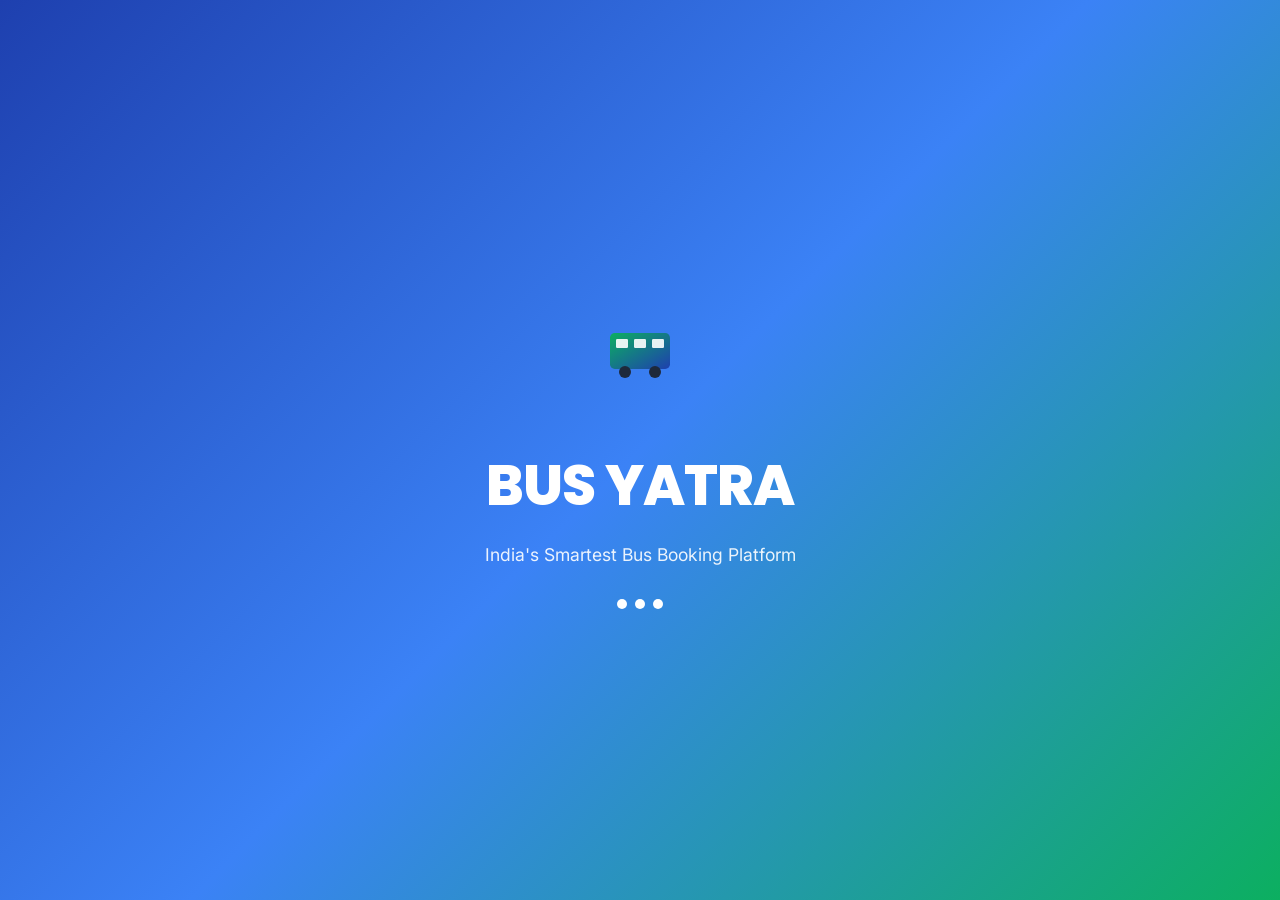
<file: frontend-html/index.html>
<!DOCTYPE html>
<html lang="en">
<head>
    <meta charset="UTF-8">
    <meta name="viewport" content="width=device-width, initial-scale=1.0">
    <title>Bus Yatra - Smart Bus Booking</title>
    <link rel="stylesheet" href="css/style.css">
</head>
<body>
    <div class="splash-screen">
        <div class="splash-content">
            <div class="logo-3d">
                <svg class="bus-svg" viewBox="0 0 200 200" xmlns="http://www.w3.org/2000/svg">
                    <defs>
                        <linearGradient id="grad" x1="0%" y1="0%" x2="100%" y2="100%">
                            <stop offset="0%" style="stop-color:#0CAF60;stop-opacity:1" />
                            <stop offset="100%" style="stop-color:#1E40AF;stop-opacity:1" />
                        </linearGradient>
                    </defs>
                    <g transform="translate(100,100)">
                        <rect x="-50" y="-30" width="100" height="60" rx="8" fill="url(#grad)"/>
                        <rect x="-40" y="-20" width="20" height="15" rx="2" fill="white" opacity="0.9"/>
                        <rect x="-10" y="-20" width="20" height="15" rx="2" fill="white" opacity="0.9"/>
                        <rect x="20" y="-20" width="20" height="15" rx="2" fill="white" opacity="0.9"/>
                        <circle cx="-25" cy="35" r="10" fill="#1E293B"/>
                        <circle cx="25" cy="35" r="10" fill="#1E293B"/>
                    </g>
                </svg>
            </div>
            <h1 class="brand-text">BUS YATRA</h1>
            <p class="brand-tagline">India's Smartest Bus Booking Platform</p>
            <div class="loading-dots">
                <div class="dot"></div>
                <div class="dot"></div>
                <div class="dot"></div>
            </div>
        </div>
    </div>
    <script>
        setTimeout(() => {
            document.querySelector('.splash-screen').style.opacity = '0';
            setTimeout(() => window.location.href = 'login.html', 600);
        }, 2800);
    </script>
</body>
</html>
</file>
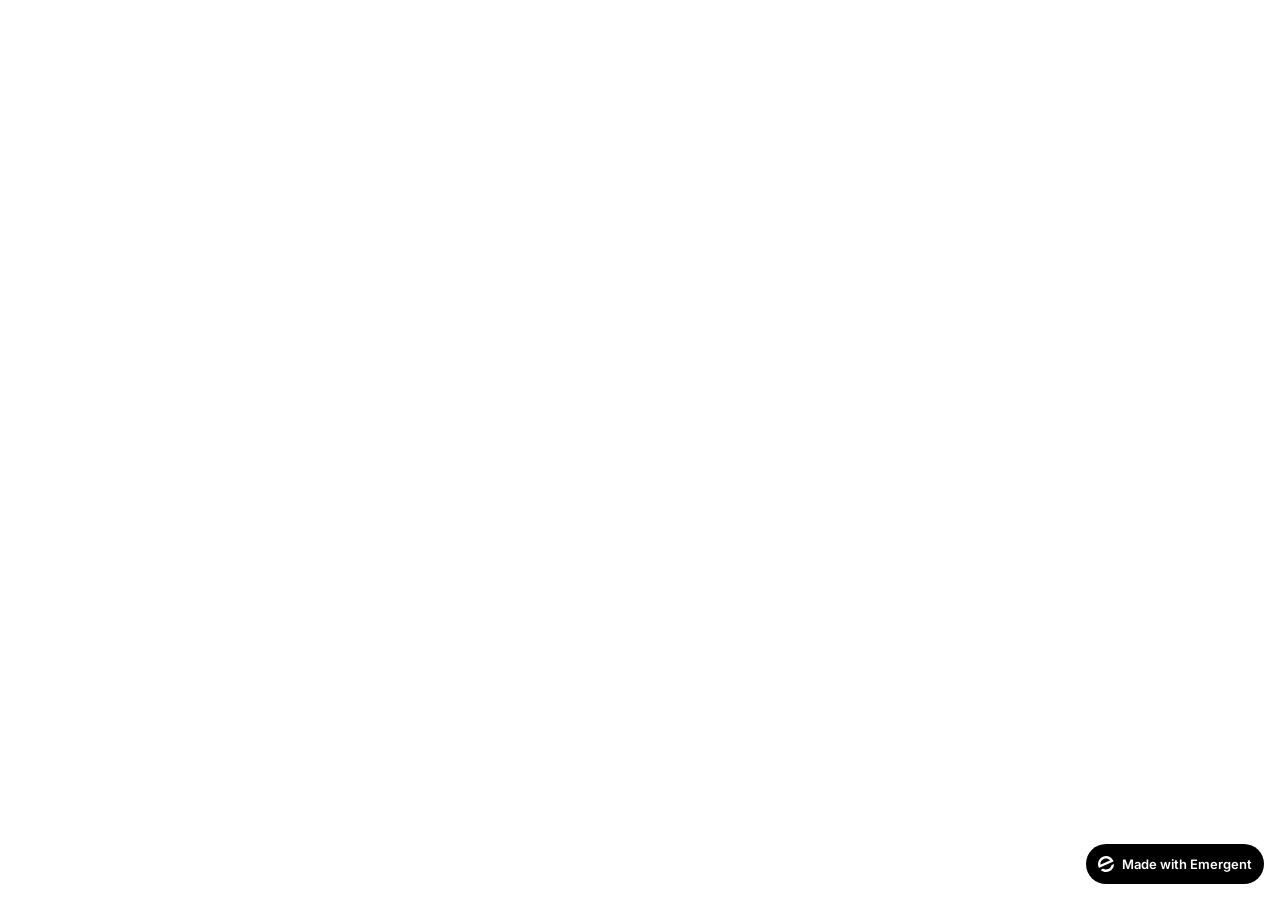
<file: frontend/public/index.html>
<!doctype html>
<html lang="en">
    <head>
        <meta charset="utf-8" />
        <meta name="viewport" content="width=device-width, initial-scale=1" />
        <meta name="theme-color" content="#000000" />
        <meta name="description" content="A product of emergent.sh" />
        <link rel="preconnect" href="https://fonts.googleapis.com" />
        <link rel="preconnect" href="https://fonts.gstatic.com" crossorigin />
        <link href="https://fonts.googleapis.com/css2?family=Inter:wght@600&display=swap" rel="stylesheet" />
        <!--
        manifest.json provides metadata used when your web app is installed on a
        user's mobile device or desktop. See https://developers.google.com/web/fundamentals/web-app-manifest/
        -->
        <!--
        Notice the use of %PUBLIC_URL% in the tags above.
        It will be replaced with the URL of the `public` folder during the build.
        Only files inside the `public` folder can be referenced from the HTML.

        Unlike "/favicon.ico" or "favicon.ico", "%PUBLIC_URL%/favicon.ico" will
        work correctly both with client-side routing and a non-root public URL.
        Learn how to configure a non-root public URL by running `npm run build`.
        -->
        <title>Emergent | Fullstack App</title>
        <script>window.addEventListener("error",function(e){if(e.error instanceof DOMException&&e.error.name==="DataCloneError"&&e.message&&e.message.includes("PerformanceServerTiming")){e.stopImmediatePropagation();e.preventDefault()}},true);</script>
        <script src="https://assets.emergent.sh/scripts/emergent-main.js"></script>
    </head>
    <body>
        <noscript>You need to enable JavaScript to run this app.</noscript>
        <div id="root"></div>
        <!--
      This HTML file is a template.
      If you open it directly in the browser, you will see an empty page.

      You can add webfonts, meta tags, or analytics to this file.
      The build step will place the bundled scripts into the <body> tag.

      To begin the development, run `npm start` or `yarn start`.
      To create a production bundle, use `npm run build` or `yarn build`.
    -->
        <a
            id="emergent-badge"
            target="_blank"
            href="https://app.emergent.sh/?utm_source=emergent-badge"
            style="
                display: inline-flex !important;
                box-sizing: border-box;
                width: 178px;
                height: 40px;
                padding: 8px 12px 8px 12px;
                align-items: center !important;
                gap: 8px;
                border-radius: 50px !important;
                background: #000 !important;
                position: fixed !important;
                bottom: 16px;
                right: 16px;
                text-decoration: none;
                font-family: -apple-system, BlinkMacSystemFont,
                    &quot;Segoe UI&quot;, Roboto, Oxygen, Ubuntu, Cantarell,
                    &quot;Open Sans&quot;, &quot;Helvetica Neue&quot;,
                    sans-serif !important;
                font-size: 12px !important;
                z-index: 9999 !important;
            "
        >
            <svg xmlns="http://www.w3.org/2000/svg" width="16" height="16" viewBox="0 0 16 16" fill="none">
                <path d="M15.5702 8.13142C15.7729 8.0412 16.0007 8.18878 15.9892 8.4103C15.8374 11.3192 14.0965 14.0405 11.2531 15.3065C8.40964 16.5725 5.2224 16.0453 2.95912 14.2117C2.78676 14.072 2.82955 13.804 3.03219 13.7137L4.95677 12.8568C5.04866 12.8159 5.15446 12.823 5.24204 12.8725C6.73377 13.7153 8.59176 13.8649 10.2772 13.1145C11.9626 12.3641 13.0947 10.8833 13.4665 9.21075C13.4883 9.11256 13.5539 9.02918 13.6457 8.98827L15.5702 8.13142Z" fill="white"/>
                <path fill-rule="evenodd" clip-rule="evenodd" d="M15.3066 4.74698L15.5067 5.19653C15.5759 5.35178 15.5061 5.53366 15.3508 5.60278L1.29992 11.8586C1.14467 11.9278 0.962794 11.8579 0.893675 11.7027L0.701732 11.2716L0.693457 11.2531C-1.10317 7.21778 0.711626 2.49007 4.74692 0.693443C8.78221 -1.10318 13.51 0.711693 15.3066 4.74698ZM2.82356 8.55367C2.63552 8.63739 2.41991 8.51617 2.40853 8.31065C2.28373 6.05724 3.53858 3.85787 5.72286 2.88536C7.90715 1.91286 10.3813 2.45199 11.9724 4.05256C12.1175 4.19854 12.0633 4.43988 11.8753 4.5236L2.82356 8.55367Z" fill="white"/>
            </svg>
            <p
                style="
                    color: #FFF !important;
                    font-family: 'Inter', sans-serif !important;
                    font-size: 13px !important;
                    font-style: normal !important;
                    font-weight: 600 !important;
                    line-height: 20px !important;
                    margin: 0 !important;
                    white-space: nowrap !important;
                "
            >
                Made with Emergent
            </p>
        </a>
        <script>
            !(function (t, e) {
                var o, n, p, r;
                e.__SV ||
                    ((window.posthog = e),
                    (e._i = []),
                    (e.init = function (i, s, a) {
                        function g(t, e) {
                            var o = e.split(".");
                            2 == o.length && ((t = t[o[0]]), (e = o[1])),
                                (t[e] = function () {
                                    t.push(
                                        [e].concat(
                                            Array.prototype.slice.call(
                                                arguments,
                                                0,
                                            ),
                                        ),
                                    );
                                });
                        }
                        ((p = t.createElement("script")).type =
                            "text/javascript"),
                            (p.crossOrigin = "anonymous"),
                            (p.async = !0),
                            (p.src =
                                s.api_host.replace(
                                    ".i.posthog.com",
                                    "-assets.i.posthog.com",
                                ) + "/static/array.js"),
                            (r =
                                t.getElementsByTagName(
                                    "script",
                                )[0]).parentNode.insertBefore(p, r);
                        var u = e;
                        for (
                            void 0 !== a ? (u = e[a] = []) : (a = "posthog"),
                                u.people = u.people || [],
                                u.toString = function (t) {
                                    var e = "posthog";
                                    return (
                                        "posthog" !== a && (e += "." + a),
                                        t || (e += " (stub)"),
                                        e
                                    );
                                },
                                u.people.toString = function () {
                                    return u.toString(1) + ".people (stub)";
                                },
                                o =
                                    "init me ws ys ps bs capture je Di ks register register_once register_for_session unregister unregister_for_session Ps getFeatureFlag getFeatureFlagPayload isFeatureEnabled reloadFeatureFlags updateEarlyAccessFeatureEnrollment getEarlyAccessFeatures on onFeatureFlags onSurveysLoaded onSessionId getSurveys getActiveMatchingSurveys renderSurvey canRenderSurvey canRenderSurveyAsync identify setPersonProperties group resetGroups setPersonPropertiesForFlags resetPersonPropertiesForFlags setGroupPropertiesForFlags resetGroupPropertiesForFlags reset get_distinct_id getGroups get_session_id get_session_replay_url alias set_config startSessionRecording stopSessionRecording sessionRecordingStarted captureException loadToolbar get_property getSessionProperty Es $s createPersonProfile Is opt_in_capturing opt_out_capturing has_opted_in_capturing has_opted_out_capturing clear_opt_in_out_capturing Ss debug xs getPageViewId captureTraceFeedback captureTraceMetric".split(
                                        " ",
                                    ),
                                n = 0;
                            n < o.length;
                            n++
                        )
                            g(u, o[n]);
                        e._i.push([i, s, a]);
                    }),
                    (e.__SV = 1));
            })(document, window.posthog || []);
            posthog.init("phc_xAvL2Iq4tFmANRE7kzbKwaSqp1HJjN7x48s3vr0CMjs", {
                api_host: "https://us.i.posthog.com",
                person_profiles: "identified_only", // or 'always' to create profiles for anonymous users as well,
                session_recording: {
                    recordCrossOriginIframes: true,
                    capturePerformance: false,
                },
            });
        </script>
    </body>
</html>
</file>
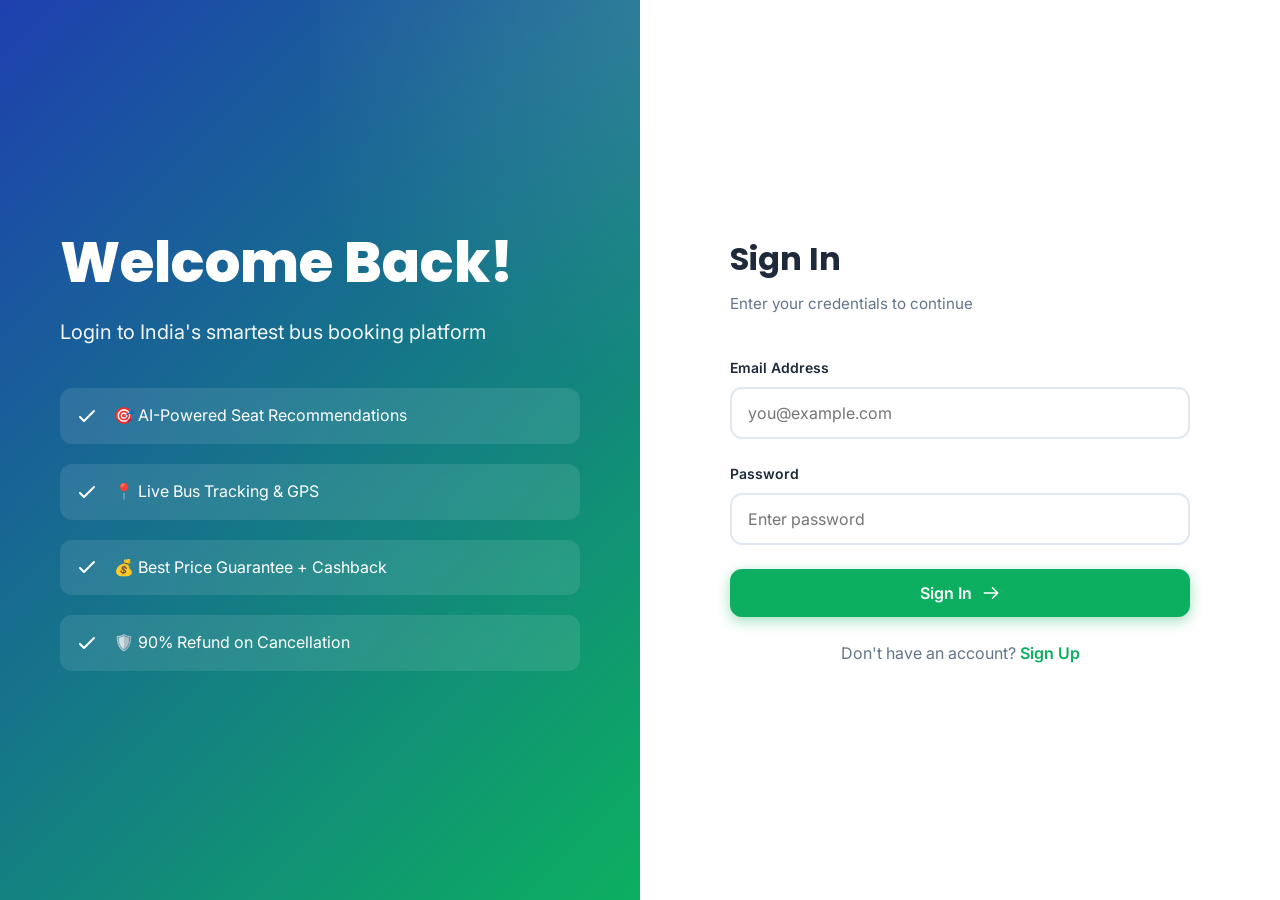
<file: frontend-html/cancel.html>
<!DOCTYPE html>
<html lang="en">
<head>
    <meta charset="UTF-8">
    <meta name="viewport" content="width=device-width, initial-scale=1.0">
    <title>Cancel Ticket - Bus Yatra</title>
    <link rel="stylesheet" href="css/style.css">
    <style>
        .cancel-wrap{padding:24px 16px 100px;max-width:600px;margin:0 auto;}
        .policy-box{background:linear-gradient(135deg,rgba(239,68,68,0.05),rgba(251,191,36,0.05));border-radius:16px;padding:20px;margin-top:24px;border:1px solid rgba(239,68,68,0.1);}
        .policy-list{list-style:none;padding:0;}
        .policy-list li{padding:8px 0;color:var(--text-gray);padding-left:24px;position:relative;}
        .policy-list li:before{content:"•";position:absolute;left:0;color:#EF4444;font-size:1.5rem;}
    </style>
</head>
<body>
    <div class="cancel-wrap">
        <h1 style="font-size:1.75rem;font-weight:700;margin-bottom:8px;">Cancel Ticket</h1>
        <p style="color:var(--text-gray);margin-bottom:24px;">Cancel your bus booking</p>
        <div class="card">
            <form id="cancelForm">
                <div class="form-group"><label class="form-label">Booking ID</label><input type="text" id="bookingId" class="form-input" placeholder="Enter booking ID" required></div>
                <div class="form-group"><label class="form-label">Reason (Optional)</label><textarea id="reason" class="form-input" rows="4" placeholder="Why cancelling?" style="resize:vertical;"></textarea></div>
                <div class="policy-box">
                    <h3 style="font-size:1.1rem;font-weight:700;margin-bottom:16px;">📋 Cancellation Policy</h3>
                    <ul class="policy-list">
                        <li>7+ days before: <strong>90% refund</strong></li>
                        <li>3-7 days: <strong>75% refund</strong></li>
                        <li>1-2 days: <strong>50% refund</strong></li>
                        <li>Same day: <strong>25% refund</strong></li>
                        <li>After travel: <strong>No refund</strong></li>
                    </ul>
                </div>
                <button type="submit" class="btn btn-primary" style="margin-top:24px;background:#EF4444;"><span>Cancel Ticket</span></button>
            </form>
        </div>
    </div>
    <nav class="bottom-nav">
        <a href="home.html" class="nav-btn"><svg class="nav-icon-svg" fill="none" stroke="currentColor" viewBox="0 0 24 24"><path stroke-linecap="round" stroke-linejoin="round" stroke-width="2" d="M3 12l2-2m0 0l7-7 7 7M5 10v10a1 1 0 001 1h3m10-11l2 2m-2-2v10a1 1 0 01-1 1h-3m-6 0a1 1 0 001-1v-4a1 1 0 011-1h2a1 1 0 011 1v4a1 1 0 001 1m-6 0h6"></path></svg><span class="nav-label">Home</span></a>
        <a href="tickets.html" class="nav-btn"><svg class="nav-icon-svg" fill="none" stroke="currentColor" viewBox="0 0 24 24"><path stroke-linecap="round" stroke-linejoin="round" stroke-width="2" d="M15 5v2m0 4v2m0 4v2M5 5a2 2 0 00-2 2v3a2 2 0 110 4v3a2 2 0 002 2h14a2 2 0 002-2v-3a2 2 0 110-4V7a2 2 0 00-2-2H5z"></path></svg><span class="nav-label">Tickets</span></a>
        <a href="cancel.html" class="nav-btn active"><svg class="nav-icon-svg" fill="none" stroke="currentColor" viewBox="0 0 24 24"><path stroke-linecap="round" stroke-linejoin="round" stroke-width="2" d="M6 18L18 6M6 6l12 12"></path></svg><span class="nav-label">Cancel</span></a>
        <a href="profile.html" class="nav-btn"><svg class="nav-icon-svg" fill="none" stroke="currentColor" viewBox="0 0 24 24"><path stroke-linecap="round" stroke-linejoin="round" stroke-width="2" d="M16 7a4 4 0 11-8 0 4 4 0 018 0zM12 14a7 7 0 00-7 7h14a7 7 0 00-7-7z"></path></svg><span class="nav-label">Profile</span></a>
    </nav>
    <div id="toast" class="toast"></div>
    <script src="js/cancel.js"></script>
</body>
</html>
</file>
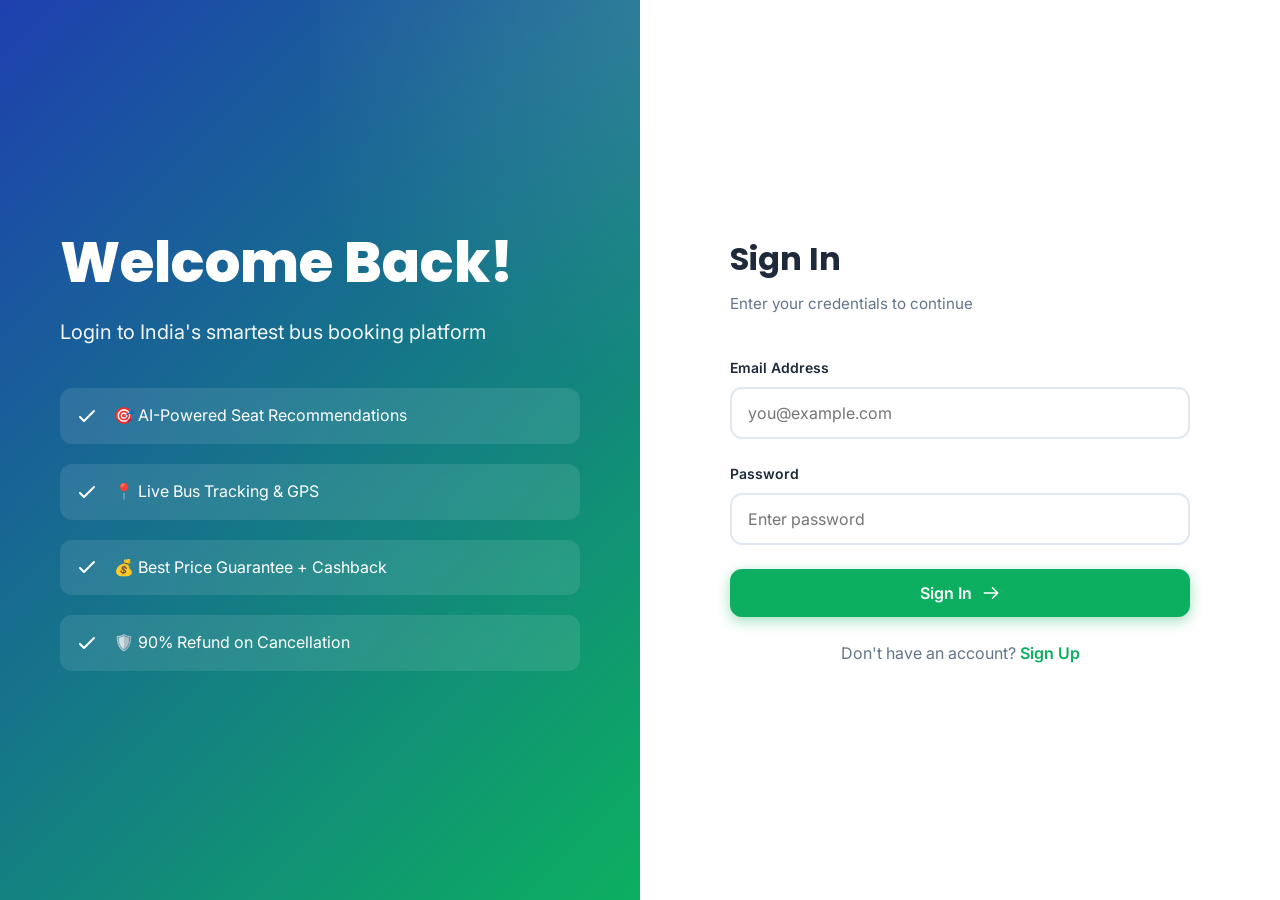
<file: frontend-html/home.html>
<!DOCTYPE html>
<html lang="en">
<head>
    <meta charset="UTF-8">
    <meta name="viewport" content="width=device-width, initial-scale=1.0">
    <title>Home - Bus Yatra</title>
    <link rel="stylesheet" href="css/style.css">
    <style>
        .home-wrap{padding:0 0 80px;}
        .hero-home{background:linear-gradient(135deg,var(--primary-blue),var(--primary-green));color:white;padding:32px 20px;border-radius:0 0 32px 32px;margin-bottom:24px;}
        .hero-home h1{font-size:1.75rem;font-weight:700;margin-bottom:8px;}
        .features-row{display:grid;grid-template-columns:repeat(2,1fr);gap:12px;margin:20px;}
        .feature-box{background:rgba(255,255,255,0.15);backdrop-filter:blur(10px);padding:16px;border-radius:16px;text-align:center;color:white;}
        .feature-box h4{font-size:0.9rem;margin-top:8px;font-weight:600;}
        .search-box{background:white;margin:0 20px 24px;padding:24px;border-radius:20px;box-shadow:var(--shadow-md);}
        .bus-list{padding:0 20px;}
        .bus-card{background:white;border-radius:16px;padding:20px;margin-bottom:16px;box-shadow:var(--shadow-sm);transition:all 0.3s;}
        .bus-card:hover{box-shadow:var(--shadow-md);transform:translateY(-2px);}
        .bus-head{display:flex;justify-content:space-between;align-items:center;margin-bottom:12px;}
        .bus-num{font-size:1.25rem;font-weight:700;}
        .bus-badge{background:linear-gradient(135deg,var(--primary-green),var(--secondary-blue));color:white;padding:4px 12px;border-radius:20px;font-size:0.875rem;font-weight:600;}
        .bus-route{color:var(--text-gray);margin-bottom:8px;}
        .bus-foot{display:flex;justify-content:space-between;align-items:center;margin-top:16px;padding-top:16px;border-top:1px solid var(--border);}
        .price{font-size:1.5rem;font-weight:800;color:var(--primary-green);}
        .btn-book{background:var(--primary-green);color:white;padding:10px 24px;border:none;border-radius:12px;font-weight:600;cursor:pointer;}
        .btn-book:hover{background:#0a9550;transform:scale(1.05);}
    </style>
</head>
<body>
    <div class="home-wrap">
        <div class="hero-home">
            <h1>🙏 Welcome back!</h1>
            <p style="opacity:0.95;font-size:0.95rem;">Book your next journey with India's smartest platform</p>
            <div class="features-row">
                <div class="feature-box"><div style="font-size:2rem;">🤖</div><h4>AI Recommendations</h4></div>
                <div class="feature-box"><div style="font-size:2rem;">📍</div><h4>Live Tracking</h4></div>
                <div class="feature-box"><div style="font-size:2rem;">💰</div><h4>Best Prices</h4></div>
                <div class="feature-box"><div style="font-size:2rem;">🎁</div><h4>Cashback</h4></div>
            </div>
        </div>
        <div class="search-box">
            <h2 style="font-size:1.25rem;font-weight:700;margin-bottom:20px;">Search Buses</h2>
            <form id="searchForm">
                <div class="form-group"><label class="form-label">From</label><input type="text" id="source" class="form-input" placeholder="Source city" required></div>
                <div class="form-group"><label class="form-label">To</label><input type="text" id="destination" class="form-input" placeholder="Destination" required></div>
                <div style="display:grid;grid-template-columns:1fr 1fr;gap:16px;">
                    <div class="form-group"><label class="form-label">Date</label><input type="date" id="date" class="form-input" required></div>
                    <div class="form-group"><label class="form-label">Bus No</label><input type="text" id="busNo" class="form-input" placeholder="Optional"></div>
                </div>
                <button type="submit" class="btn btn-primary"><span>Search Buses 🔍</span></button>
            </form>
        </div>
        <div class="bus-list">
            <h3 style="font-size:1.25rem;font-weight:700;margin-bottom:16px;">Today's Buses</h3>
            <div id="todayBuses"><p style="text-align:center;color:var(--text-gray);padding:20px;">Loading...</p></div>
        </div>
    </div>
    <nav class="bottom-nav">
        <a href="home.html" class="nav-btn active"><svg class="nav-icon-svg" fill="none" stroke="currentColor" viewBox="0 0 24 24"><path stroke-linecap="round" stroke-linejoin="round" stroke-width="2" d="M3 12l2-2m0 0l7-7 7 7M5 10v10a1 1 0 001 1h3m10-11l2 2m-2-2v10a1 1 0 01-1 1h-3m-6 0a1 1 0 001-1v-4a1 1 0 011-1h2a1 1 0 011 1v4a1 1 0 001 1m-6 0h6"></path></svg><span class="nav-label">Home</span></a>
        <a href="tickets.html" class="nav-btn"><svg class="nav-icon-svg" fill="none" stroke="currentColor" viewBox="0 0 24 24"><path stroke-linecap="round" stroke-linejoin="round" stroke-width="2" d="M15 5v2m0 4v2m0 4v2M5 5a2 2 0 00-2 2v3a2 2 0 110 4v3a2 2 0 002 2h14a2 2 0 002-2v-3a2 2 0 110-4V7a2 2 0 00-2-2H5z"></path></svg><span class="nav-label">Tickets</span></a>
        <a href="cancel.html" class="nav-btn"><svg class="nav-icon-svg" fill="none" stroke="currentColor" viewBox="0 0 24 24"><path stroke-linecap="round" stroke-linejoin="round" stroke-width="2" d="M6 18L18 6M6 6l12 12"></path></svg><span class="nav-label">Cancel</span></a>
        <a href="profile.html" class="nav-btn"><svg class="nav-icon-svg" fill="none" stroke="currentColor" viewBox="0 0 24 24"><path stroke-linecap="round" stroke-linejoin="round" stroke-width="2" d="M16 7a4 4 0 11-8 0 4 4 0 018 0zM12 14a7 7 0 00-7 7h14a7 7 0 00-7-7z"></path></svg><span class="nav-label">Profile</span></a>
    </nav>
    <div id="toast" class="toast"></div>
    <script src="js/home.js"></script>
</body>
</html>
</file>
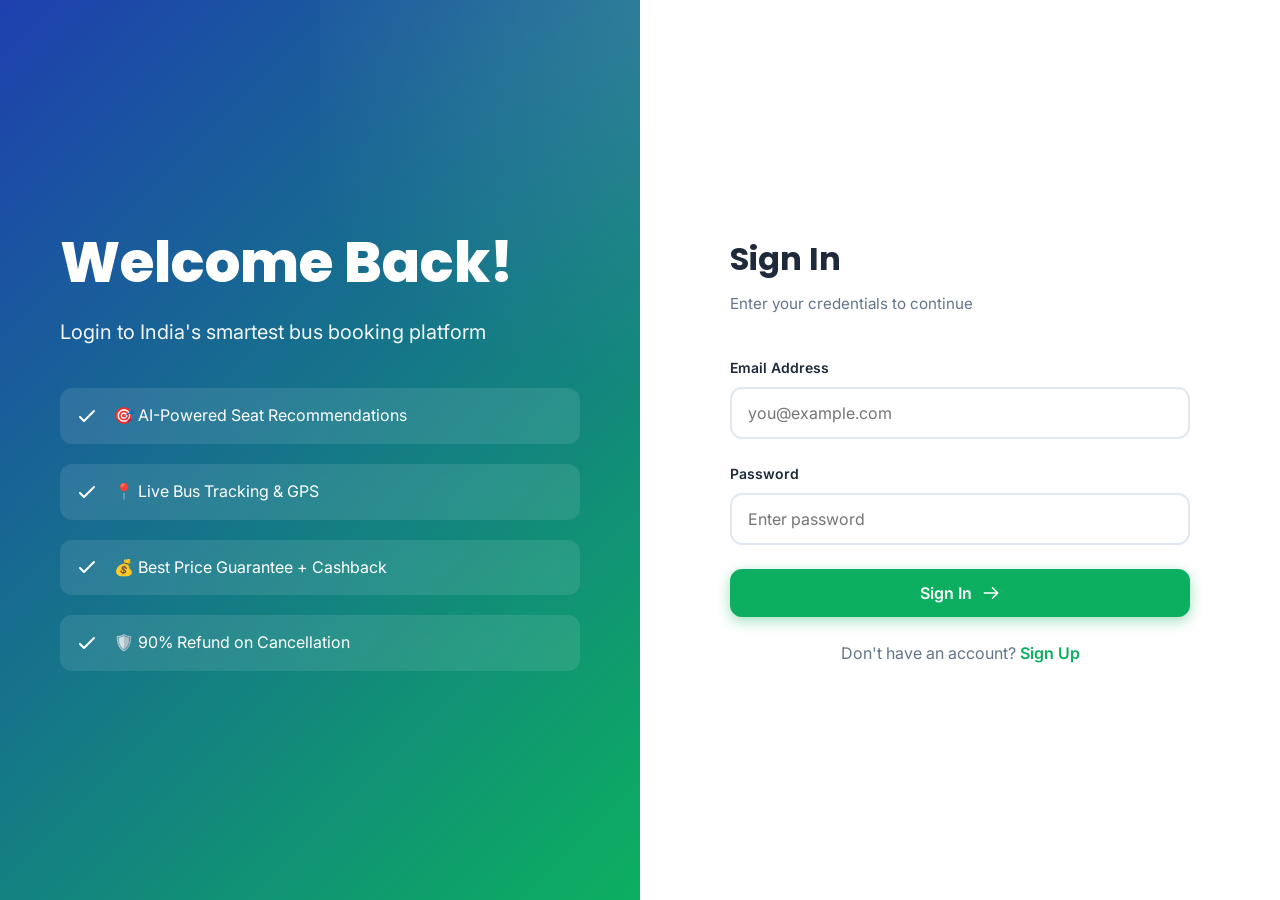
<file: frontend-html/login.html>
<!DOCTYPE html>
<html lang="en">
<head>
    <meta charset="UTF-8">
    <meta name="viewport" content="width=device-width, initial-scale=1.0">
    <title>Login - Bus Yatra</title>
    <link rel="stylesheet" href="css/style.css">
</head>
<body>
    <div class="auth-wrapper">
        <div class="auth-hero">
            <div class="hero-content">
                <h1 class="hero-title">Welcome Back!</h1>
                <p class="hero-subtitle">Login to India's smartest bus booking platform</p>
                <div class="hero-features">
                    <div class="feature-item">
                        <svg class="feature-icon" fill="none" stroke="currentColor" viewBox="0 0 24 24"><path stroke-linecap="round" stroke-linejoin="round" stroke-width="2" d="M5 13l4 4L19 7"></path></svg>
                        <span>🎯 AI-Powered Seat Recommendations</span>
                    </div>
                    <div class="feature-item">
                        <svg class="feature-icon" fill="none" stroke="currentColor" viewBox="0 0 24 24"><path stroke-linecap="round" stroke-linejoin="round" stroke-width="2" d="M5 13l4 4L19 7"></path></svg>
                        <span>📍 Live Bus Tracking & GPS</span>
                    </div>
                    <div class="feature-item">
                        <svg class="feature-icon" fill="none" stroke="currentColor" viewBox="0 0 24 24"><path stroke-linecap="round" stroke-linejoin="round" stroke-width="2" d="M5 13l4 4L19 7"></path></svg>
                        <span>💰 Best Price Guarantee + Cashback</span>
                    </div>
                    <div class="feature-item">
                        <svg class="feature-icon" fill="none" stroke="currentColor" viewBox="0 0 24 24"><path stroke-linecap="round" stroke-linejoin="round" stroke-width="2" d="M5 13l4 4L19 7"></path></svg>
                        <span>🛡️ 90% Refund on Cancellation</span>
                    </div>
                </div>
            </div>
        </div>
        <div class="auth-form-section">
            <div class="auth-box">
                <div class="auth-header">
                    <h2 class="auth-title">Sign In</h2>
                    <p class="auth-subtitle">Enter your credentials to continue</p>
                </div>
                <form id="loginForm">
                    <div class="form-group">
                        <label class="form-label">Email Address</label>
                        <input type="email" id="email" class="form-input" placeholder="you@example.com" required>
                    </div>
                    <div class="form-group">
                        <label class="form-label">Password</label>
                        <input type="password" id="password" class="form-input" placeholder="Enter password" required>
                    </div>
                    <button type="submit" class="btn btn-primary">
                        <span>Sign In</span>
                        <svg class="btn-icon" fill="none" stroke="currentColor" viewBox="0 0 24 24"><path stroke-linecap="round" stroke-linejoin="round" stroke-width="2" d="M14 5l7 7m0 0l-7 7m7-7H3"></path></svg>
                    </button>
                </form>
                <p style="text-align:center;margin-top:24px;color:var(--text-gray);">Don't have an account? <a href="signup.html" style="color:var(--primary-green);font-weight:600;text-decoration:none;">Sign Up</a></p>
            </div>
        </div>
    </div>
    <div id="toast" class="toast"></div>
    <script src="js/auth.js"></script>
</body>
</html>
</file>
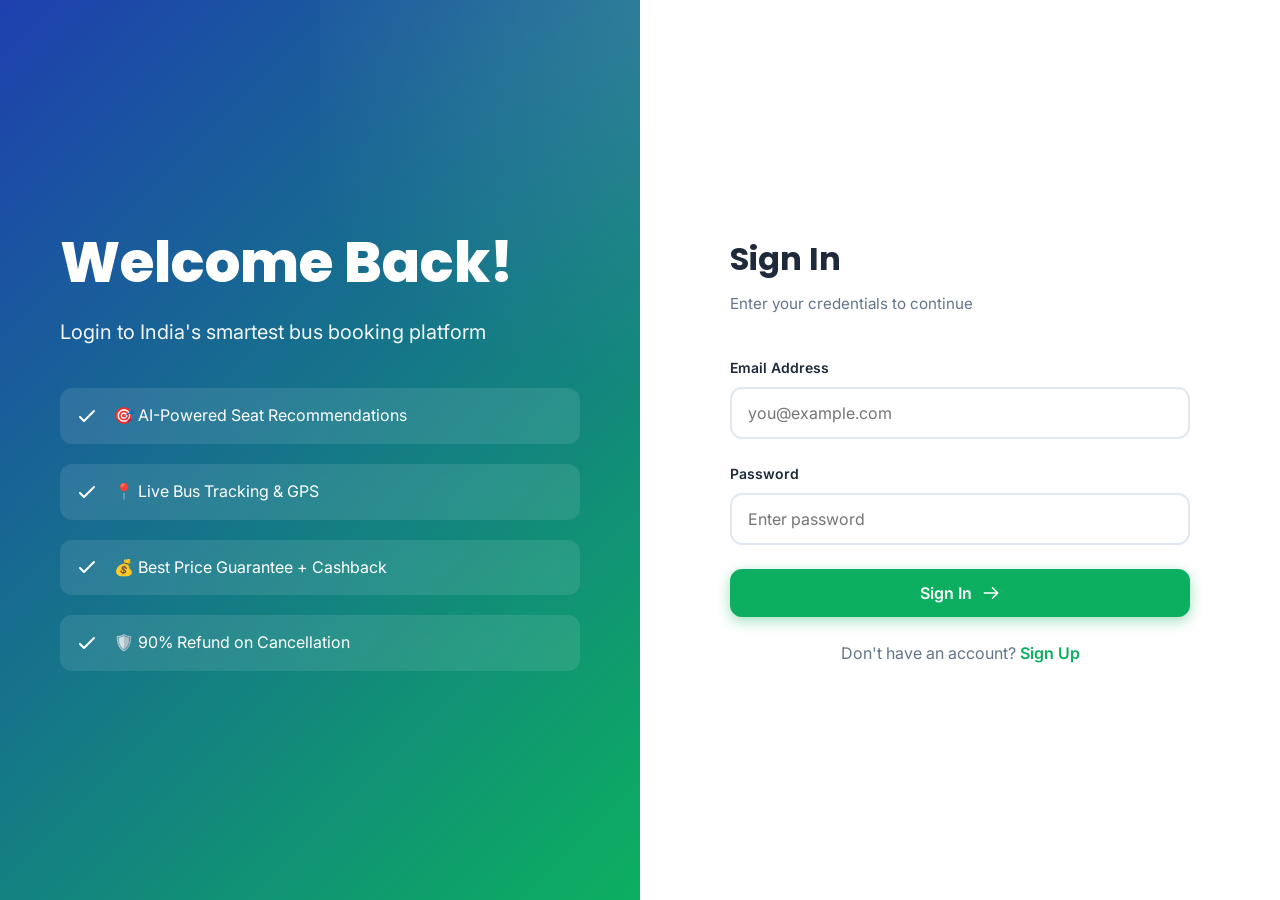
<file: frontend-html/profile.html>
<!DOCTYPE html>
<html lang="en">
<head>
    <meta charset="UTF-8">
    <meta name="viewport" content="width=device-width, initial-scale=1.0">
    <title>Profile - Bus Yatra</title>
    <link rel="stylesheet" href="css/style.css">
    <style>
        .profile-wrap{padding:24px 16px 100px;max-width:600px;margin:0 auto;}
        .profile-head{background:linear-gradient(135deg,var(--primary-blue),var(--primary-green));border-radius:20px;padding:32px 24px;text-align:center;margin-bottom:24px;color:white;}
        .profile-avatar{width:80px;height:80px;border-radius:50%;background:white;color:var(--primary-green);display:flex;align-items:center;justify-content:center;font-size:2rem;font-weight:800;margin:0 auto 16px;box-shadow:0 4px 20px rgba(0,0,0,0.2);}
        .info-row{display:flex;justify-content:space-between;padding:12px 0;border-bottom:1px solid var(--border);}
        .info-row:last-child{border:none;}
    </style>
</head>
<body>
    <div class="profile-wrap">
        <div class="profile-head">
            <div class="profile-avatar" id="userInitial">U</div>
            <h1 style="font-size:1.5rem;font-weight:700;margin-bottom:4px;" id="userName">User</h1>
            <p style="opacity:0.9;font-size:0.95rem;" id="userEmail">email@example.com</p>
        </div>
        <div class="card">
            <h3 style="font-size:1.1rem;font-weight:700;margin-bottom:16px;">Account Info</h3>
            <div class="info-row"><span style="color:var(--text-gray);">Role</span><span style="font-weight:600;" id="userRole">USER</span></div>
            <div class="info-row"><span style="color:var(--text-gray);">Verified</span><span style="font-weight:600;" id="userVerified">No</span></div>
            <div class="info-row"><span style="color:var(--text-gray);">Member</span><span style="font-weight:600;">2024</span></div>
        </div>
        <button id="logoutBtn" class="btn btn-primary" style="width:100%;margin-top:24px;background:linear-gradient(135deg,#EF4444,#DC2626);"><span>Logout</span></button>
    </div>
    <nav class="bottom-nav">
        <a href="home.html" class="nav-btn"><svg class="nav-icon-svg" fill="none" stroke="currentColor" viewBox="0 0 24 24"><path stroke-linecap="round" stroke-linejoin="round" stroke-width="2" d="M3 12l2-2m0 0l7-7 7 7M5 10v10a1 1 0 001 1h3m10-11l2 2m-2-2v10a1 1 0 01-1 1h-3m-6 0a1 1 0 001-1v-4a1 1 0 011-1h2a1 1 0 011 1v4a1 1 0 001 1m-6 0h6"></path></svg><span class="nav-label">Home</span></a>
        <a href="tickets.html" class="nav-btn"><svg class="nav-icon-svg" fill="none" stroke="currentColor" viewBox="0 0 24 24"><path stroke-linecap="round" stroke-linejoin="round" stroke-width="2" d="M15 5v2m0 4v2m0 4v2M5 5a2 2 0 00-2 2v3a2 2 0 110 4v3a2 2 0 002 2h14a2 2 0 002-2v-3a2 2 0 110-4V7a2 2 0 00-2-2H5z"></path></svg><span class="nav-label">Tickets</span></a>
        <a href="cancel.html" class="nav-btn"><svg class="nav-icon-svg" fill="none" stroke="currentColor" viewBox="0 0 24 24"><path stroke-linecap="round" stroke-linejoin="round" stroke-width="2" d="M6 18L18 6M6 6l12 12"></path></svg><span class="nav-label">Cancel</span></a>
        <a href="profile.html" class="nav-btn active"><svg class="nav-icon-svg" fill="none" stroke="currentColor" viewBox="0 0 24 24"><path stroke-linecap="round" stroke-linejoin="round" stroke-width="2" d="M16 7a4 4 0 11-8 0 4 4 0 018 0zM12 14a7 7 0 00-7 7h14a7 7 0 00-7-7z"></path></svg><span class="nav-label">Profile</span></a>
    </nav>
    <div id="toast" class="toast"></div>
    <script src="js/profile.js"></script>
</body>
</html>
</file>
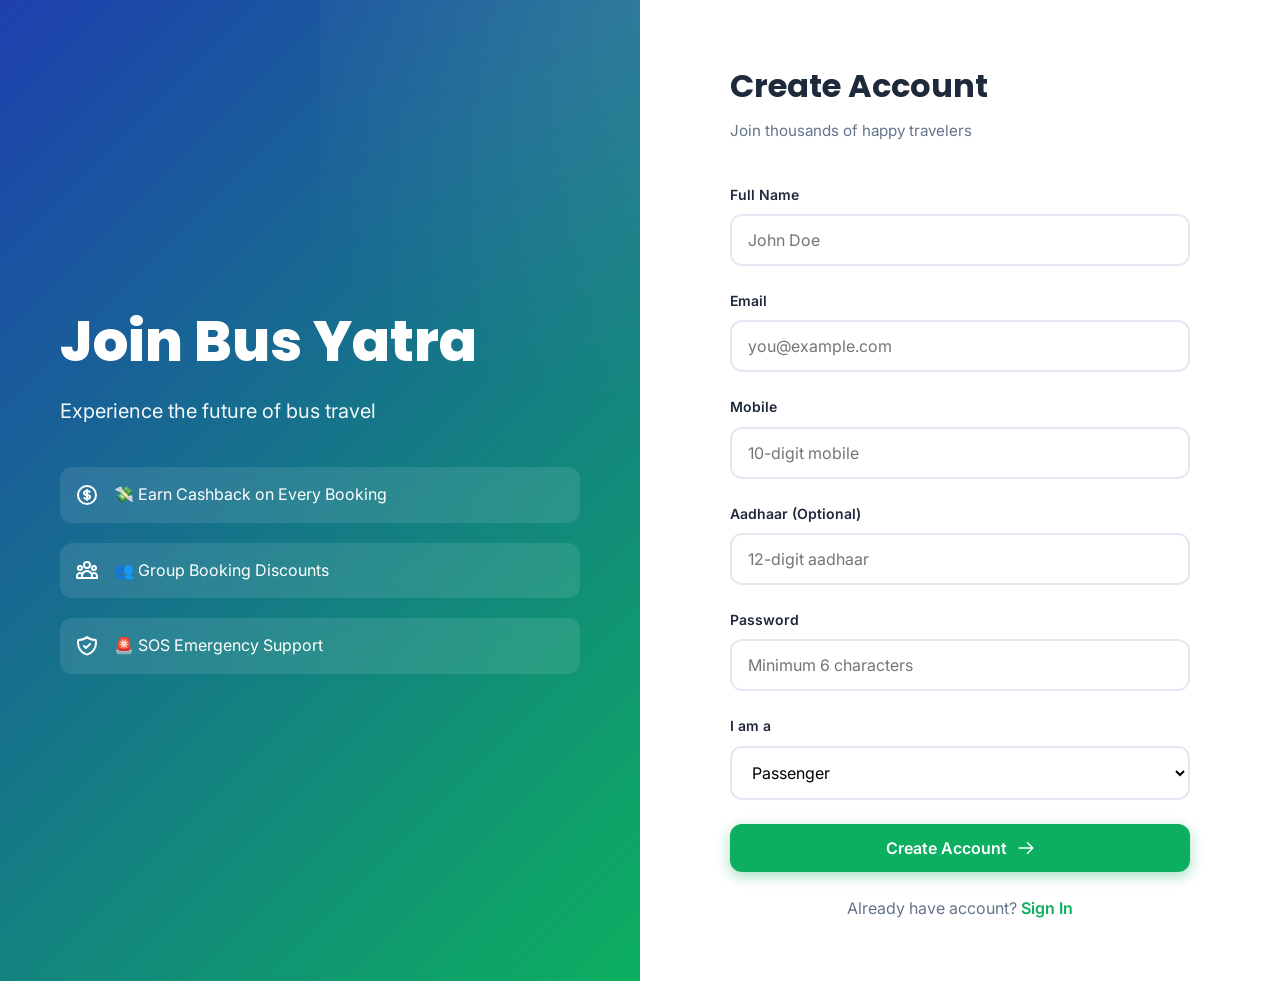
<file: frontend-html/signup.html>
<!DOCTYPE html>
<html lang="en">
<head>
    <meta charset="UTF-8">
    <meta name="viewport" content="width=device-width, initial-scale=1.0">
    <title>Sign Up - Bus Yatra</title>
    <link rel="stylesheet" href="css/style.css">
</head>
<body>
    <div class="auth-wrapper">
        <div class="auth-hero">
            <div class="hero-content">
                <h1 class="hero-title">Join Bus Yatra</h1>
                <p class="hero-subtitle">Experience the future of bus travel</p>
                <div class="hero-features">
                    <div class="feature-item">
                        <svg class="feature-icon" fill="none" stroke="currentColor" viewBox="0 0 24 24"><path stroke-linecap="round" stroke-linejoin="round" stroke-width="2" d="M12 8c-1.657 0-3 .895-3 2s1.343 2 3 2 3 .895 3 2-1.343 2-3 2m0-8c1.11 0 2.08.402 2.599 1M12 8V7m0 1v8m0 0v1m0-1c-1.11 0-2.08-.402-2.599-1M21 12a9 9 0 11-18 0 9 9 0 0118 0z"></path></svg>
                        <span>💸 Earn Cashback on Every Booking</span>
                    </div>
                    <div class="feature-item">
                        <svg class="feature-icon" fill="none" stroke="currentColor" viewBox="0 0 24 24"><path stroke-linecap="round" stroke-linejoin="round" stroke-width="2" d="M17 20h5v-2a3 3 0 00-5.356-1.857M17 20H7m10 0v-2c0-.656-.126-1.283-.356-1.857M7 20H2v-2a3 3 0 015.356-1.857M7 20v-2c0-.656.126-1.283.356-1.857m0 0a5.002 5.002 0 019.288 0M15 7a3 3 0 11-6 0 3 3 0 016 0zm6 3a2 2 0 11-4 0 2 2 0 014 0zM7 10a2 2 0 11-4 0 2 2 0 014 0z"></path></svg>
                        <span>👥 Group Booking Discounts</span>
                    </div>
                    <div class="feature-item">
                        <svg class="feature-icon" fill="none" stroke="currentColor" viewBox="0 0 24 24"><path stroke-linecap="round" stroke-linejoin="round" stroke-width="2" d="M9 12l2 2 4-4m5.618-4.016A11.955 11.955 0 0112 2.944a11.955 11.955 0 01-8.618 3.04A12.02 12.02 0 003 9c0 5.591 3.824 10.29 9 11.622 5.176-1.332 9-6.03 9-11.622 0-1.042-.133-2.052-.382-3.016z"></path></svg>
                        <span>🚨 SOS Emergency Support</span>
                    </div>
                </div>
            </div>
        </div>
        <div class="auth-form-section">
            <div class="auth-box">
                <div class="auth-header">
                    <h2 class="auth-title">Create Account</h2>
                    <p class="auth-subtitle">Join thousands of happy travelers</p>
                </div>
                <form id="signupForm">
                    <div class="form-group">
                        <label class="form-label">Full Name</label>
                        <input type="text" id="name" class="form-input" placeholder="John Doe" required>
                    </div>
                    <div class="form-group">
                        <label class="form-label">Email</label>
                        <input type="email" id="email" class="form-input" placeholder="you@example.com" required>
                    </div>
                    <div class="form-group">
                        <label class="form-label">Mobile</label>
                        <input type="tel" id="mobile" class="form-input" pattern="[0-9]{10}" placeholder="10-digit mobile" required>
                    </div>
                    <div class="form-group">
                        <label class="form-label">Aadhaar (Optional)</label>
                        <input type="text" id="aadhaar" class="form-input" pattern="[0-9]{12}" placeholder="12-digit aadhaar">
                    </div>
                    <div class="form-group">
                        <label class="form-label">Password</label>
                        <input type="password" id="password" class="form-input" minlength="6" placeholder="Minimum 6 characters" required>
                    </div>
                    <div class="form-group">
                        <label class="form-label">I am a</label>
                        <select id="role" class="form-select" required>
                            <option value="USER">Passenger</option>
                            <option value="DRIVER">Driver</option>
                            <option value="CONDUCTOR">Conductor</option>
                        </select>
                    </div>
                    <button type="submit" class="btn btn-primary">
                        <span>Create Account</span>
                        <svg class="btn-icon" fill="none" stroke="currentColor" viewBox="0 0 24 24"><path stroke-linecap="round" stroke-linejoin="round" stroke-width="2" d="M14 5l7 7m0 0l-7 7m7-7H3"></path></svg>
                    </button>
                </form>
                <p style="text-align:center;margin-top:24px;color:var(--text-gray);">Already have account? <a href="login.html" style="color:var(--primary-green);font-weight:600;text-decoration:none;">Sign In</a></p>
            </div>
        </div>
    </div>
    <div id="otpModal" class="modal-overlay">
        <div class="modal">
            <h3 style="font-size:1.5rem;font-weight:700;margin-bottom:8px;">Verify OTP</h3>
            <p style="color:var(--text-gray);margin-bottom:24px;">Enter 6-digit code sent to your email</p>
            <form id="otpForm">
                <div class="form-group">
                    <input type="text" id="otpCode" class="form-input" maxlength="6" pattern="[0-9]{6}" placeholder="000000" required style="text-align:center;font-size:1.5rem;letter-spacing:0.5rem;">
                </div>
                <button type="submit" class="btn btn-primary">Verify OTP</button>
            </form>
        </div>
    </div>
    <div id="toast" class="toast"></div>
    <script src="js/auth.js"></script>
</body>
</html>
</file>
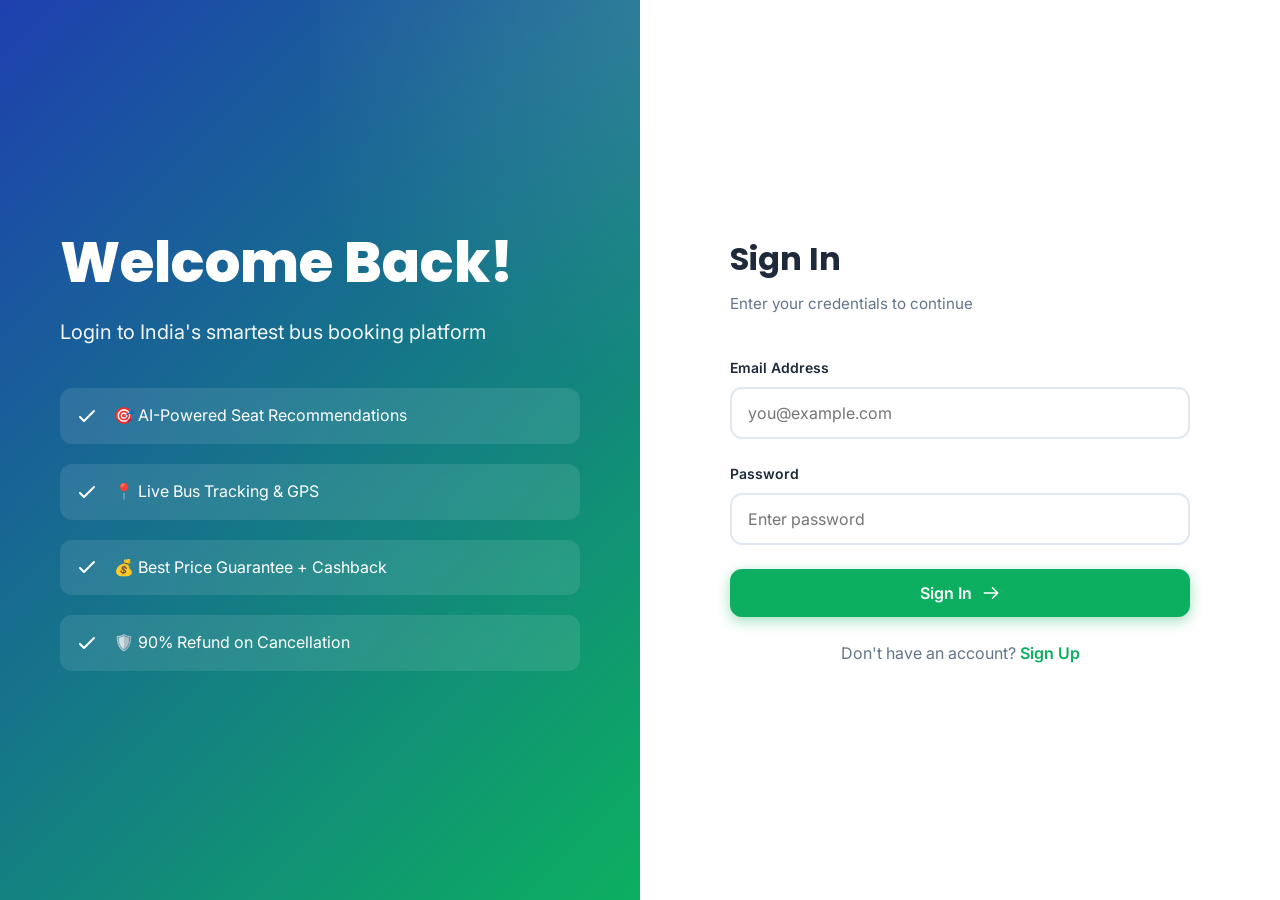
<file: frontend-html/tickets.html>
<!DOCTYPE html>
<html lang="en">
<head>
    <meta charset="UTF-8">
    <meta name="viewport" content="width=device-width, initial-scale=1.0">
    <title>My Tickets - Bus Yatra</title>
    <link rel="stylesheet" href="css/style.css">
    <style>
        .tickets-wrap{padding:24px 16px 100px;}
        .ticket-card{background:white;border-radius:16px;padding:20px;margin-bottom:16px;box-shadow:var(--shadow-sm);border-left:4px solid var(--primary-green);}
        .ticket-head{display:flex;justify-content:space-between;align-items:center;margin-bottom:16px;}
        .ticket-id{font-weight:700;color:var(--text-dark);}
        .status-badge{padding:4px 12px;border-radius:20px;font-size:0.875rem;font-weight:600;}
        .status-confirmed{background:rgba(12,175,96,0.1);color:var(--primary-green);}
        .status-pending{background:rgba(251,191,36,0.1);color:#F59E0B;}
        .status-cancelled{background:rgba(239,68,68,0.1);color:#EF4444;}
        .detail-row{display:flex;justify-content:space-between;margin-bottom:8px;font-size:0.95rem;}
        .detail-label{color:var(--text-gray);}
        .detail-value{font-weight:600;color:var(--text-dark);}
    </style>
</head>
<body>
    <div class="tickets-wrap">
        <h1 style="font-size:1.75rem;font-weight:700;margin-bottom:8px;">My Tickets</h1>
        <p style="color:var(--text-gray);margin-bottom:24px;">View all your bookings</p>
        <div id="ticketsContainer"><p style="text-align:center;color:var(--text-gray);padding:40px;">Loading...</p></div>
    </div>
    <nav class="bottom-nav">
        <a href="home.html" class="nav-btn"><svg class="nav-icon-svg" fill="none" stroke="currentColor" viewBox="0 0 24 24"><path stroke-linecap="round" stroke-linejoin="round" stroke-width="2" d="M3 12l2-2m0 0l7-7 7 7M5 10v10a1 1 0 001 1h3m10-11l2 2m-2-2v10a1 1 0 01-1 1h-3m-6 0a1 1 0 001-1v-4a1 1 0 011-1h2a1 1 0 011 1v4a1 1 0 001 1m-6 0h6"></path></svg><span class="nav-label">Home</span></a>
        <a href="tickets.html" class="nav-btn active"><svg class="nav-icon-svg" fill="none" stroke="currentColor" viewBox="0 0 24 24"><path stroke-linecap="round" stroke-linejoin="round" stroke-width="2" d="M15 5v2m0 4v2m0 4v2M5 5a2 2 0 00-2 2v3a2 2 0 110 4v3a2 2 0 002 2h14a2 2 0 002-2v-3a2 2 0 110-4V7a2 2 0 00-2-2H5z"></path></svg><span class="nav-label">Tickets</span></a>
        <a href="cancel.html" class="nav-btn"><svg class="nav-icon-svg" fill="none" stroke="currentColor" viewBox="0 0 24 24"><path stroke-linecap="round" stroke-linejoin="round" stroke-width="2" d="M6 18L18 6M6 6l12 12"></path></svg><span class="nav-label">Cancel</span></a>
        <a href="profile.html" class="nav-btn"><svg class="nav-icon-svg" fill="none" stroke="currentColor" viewBox="0 0 24 24"><path stroke-linecap="round" stroke-linejoin="round" stroke-width="2" d="M16 7a4 4 0 11-8 0 4 4 0 018 0zM12 14a7 7 0 00-7 7h14a7 7 0 00-7-7z"></path></svg><span class="nav-label">Profile</span></a>
    </nav>
    <div id="toast" class="toast"></div>
    <script src="js/tickets.js"></script>
</body>
</html>
</file>
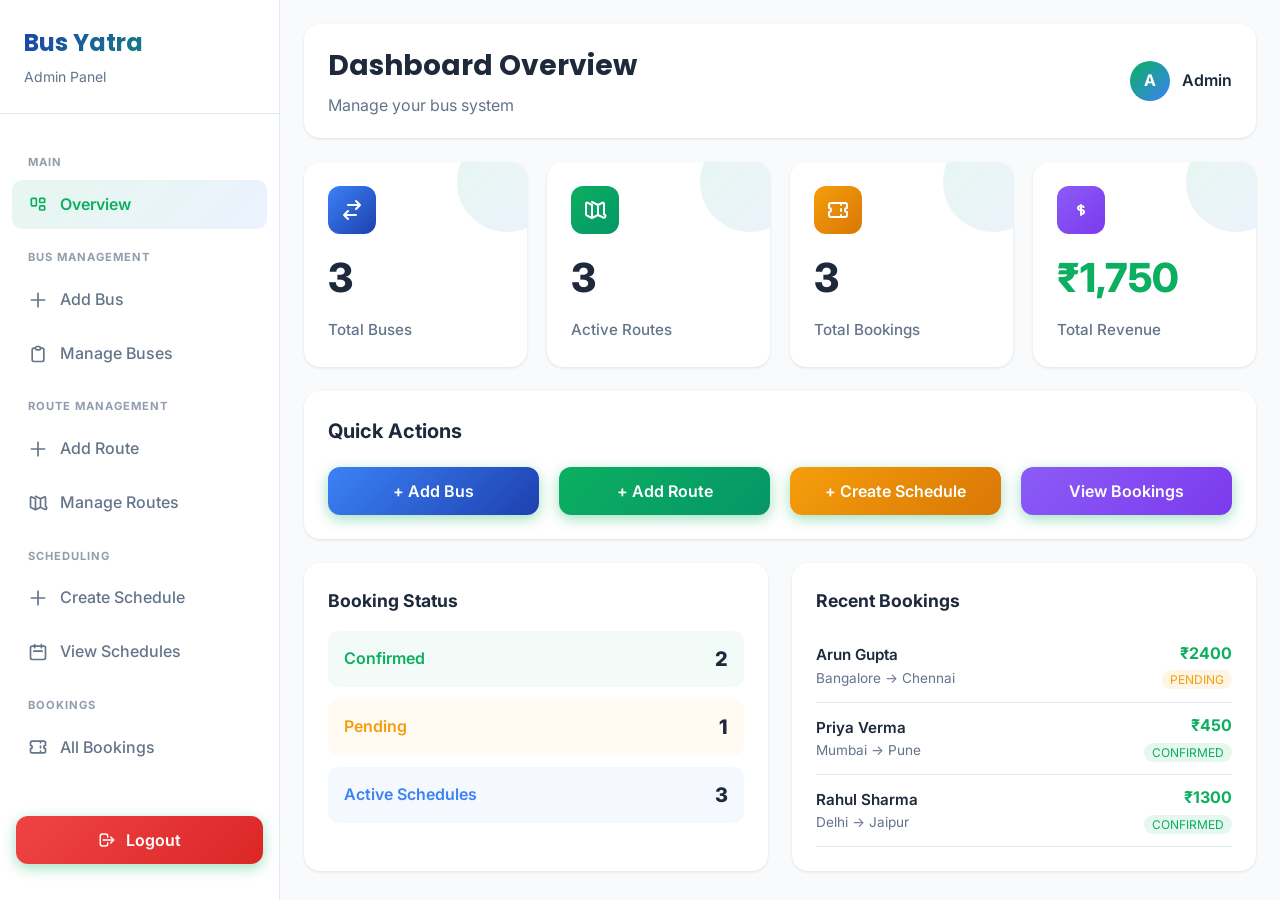
<file: frontend-html/admin/dashboard.html>
<!DOCTYPE html>
<html lang="en">
<head>
    <meta charset="UTF-8">
    <meta name="viewport" content="width=device-width, initial-scale=1.0">
    <title>Admin Dashboard - Bus Yatra</title>
    <link rel="stylesheet" href="../css/style.css">
    <style>
        .sidebar { display:flex; flex-direction:column; }
        .sidebar-nav { flex:1; }
        .nav-section-label {
            font-size:0.7rem;
            font-weight:700;
            text-transform:uppercase;
            letter-spacing:1px;
            color:var(--text-gray);
            padding:16px 16px 8px;
            opacity:0.7;
        }
        @media (max-width:1024px) {
            .sidebar { transform:translateX(-100%); position:fixed; z-index:200; }
            .sidebar.open { transform:translateX(0); }
            .main-content { margin-left:0 !important; }
            .menu-toggle { display:block !important; }
        }
        .menu-toggle {
            display:none;
            background:none;
            border:none;
            cursor:pointer;
            padding:8px;
        }
    </style>
</head>
<body>
    <div class="dashboard-layout">
        <!-- Sidebar -->
        <aside class="sidebar" id="sidebar">
            <div class="sidebar-header">
                <h2 class="sidebar-brand">Bus Yatra</h2>
                <p style="font-size:0.875rem;color:var(--text-gray);margin-top:4px;">Admin Panel</p>
            </div>
            <nav class="sidebar-nav">
                <div class="nav-section-label">Main</div>
                <a href="#overview" class="nav-item active" data-page="overview" data-testid="nav-overview">
                    <svg class="nav-icon" fill="none" stroke="currentColor" viewBox="0 0 24 24"><path stroke-linecap="round" stroke-linejoin="round" stroke-width="2" d="M4 5a1 1 0 011-1h4a1 1 0 011 1v7a1 1 0 01-1 1H5a1 1 0 01-1-1V5zM14 5a1 1 0 011-1h4a1 1 0 011 1v3a1 1 0 01-1 1h-4a1 1 0 01-1-1V5zM14 14a1 1 0 011-1h4a1 1 0 011 1v3a1 1 0 01-1 1h-4a1 1 0 01-1-1v-3z"></path></svg>
                    <span>Overview</span>
                </a>

                <div class="nav-section-label">Bus Management</div>
                <a href="#add-bus" class="nav-item" data-page="add-bus" data-testid="nav-add-bus">
                    <svg class="nav-icon" fill="none" stroke="currentColor" viewBox="0 0 24 24"><path stroke-linecap="round" stroke-linejoin="round" stroke-width="2" d="M12 4v16m8-8H4"></path></svg>
                    <span>Add Bus</span>
                </a>
                <a href="#buses" class="nav-item" data-page="buses" data-testid="nav-manage-buses">
                    <svg class="nav-icon" fill="none" stroke="currentColor" viewBox="0 0 24 24"><path stroke-linecap="round" stroke-linejoin="round" stroke-width="2" d="M9 5H7a2 2 0 00-2 2v12a2 2 0 002 2h10a2 2 0 002-2V7a2 2 0 00-2-2h-2M9 5a2 2 0 002 2h2a2 2 0 002-2M9 5a2 2 0 012-2h2a2 2 0 012 2"></path></svg>
                    <span>Manage Buses</span>
                </a>

                <div class="nav-section-label">Route Management</div>
                <a href="#add-route" class="nav-item" data-page="add-route" data-testid="nav-add-route">
                    <svg class="nav-icon" fill="none" stroke="currentColor" viewBox="0 0 24 24"><path stroke-linecap="round" stroke-linejoin="round" stroke-width="2" d="M12 4v16m8-8H4"></path></svg>
                    <span>Add Route</span>
                </a>
                <a href="#routes" class="nav-item" data-page="routes" data-testid="nav-manage-routes">
                    <svg class="nav-icon" fill="none" stroke="currentColor" viewBox="0 0 24 24"><path stroke-linecap="round" stroke-linejoin="round" stroke-width="2" d="M9 20l-5.447-2.724A1 1 0 013 16.382V5.618a1 1 0 011.447-.894L9 7m0 13l6-3m-6 3V7m6 10l5.447 2.724A1 1 0 0021 16.382V5.618a1 1 0 00-1.447-.894L15 7m0 10V7m0 0L9 4"></path></svg>
                    <span>Manage Routes</span>
                </a>

                <div class="nav-section-label">Scheduling</div>
                <a href="#add-schedule" class="nav-item" data-page="add-schedule" data-testid="nav-add-schedule">
                    <svg class="nav-icon" fill="none" stroke="currentColor" viewBox="0 0 24 24"><path stroke-linecap="round" stroke-linejoin="round" stroke-width="2" d="M12 4v16m8-8H4"></path></svg>
                    <span>Create Schedule</span>
                </a>
                <a href="#schedules" class="nav-item" data-page="schedules" data-testid="nav-schedules">
                    <svg class="nav-icon" fill="none" stroke="currentColor" viewBox="0 0 24 24"><path stroke-linecap="round" stroke-linejoin="round" stroke-width="2" d="M8 7V3m8 4V3m-9 8h10M5 21h14a2 2 0 002-2V7a2 2 0 00-2-2H5a2 2 0 00-2 2v12a2 2 0 002 2z"></path></svg>
                    <span>View Schedules</span>
                </a>

                <div class="nav-section-label">Bookings</div>
                <a href="#bookings" class="nav-item" data-page="bookings" data-testid="nav-bookings">
                    <svg class="nav-icon" fill="none" stroke="currentColor" viewBox="0 0 24 24"><path stroke-linecap="round" stroke-linejoin="round" stroke-width="2" d="M15 5v2m0 4v2m0 4v2M5 5a2 2 0 00-2 2v3a2 2 0 110 4v3a2 2 0 002 2h14a2 2 0 002-2v-3a2 2 0 110-4V7a2 2 0 00-2-2H5z"></path></svg>
                    <span>All Bookings</span>
                </a>
            </nav>
            <div style="padding:16px;">
                <button id="logoutBtn" data-testid="admin-logout-btn" class="btn btn-primary" style="width:100%;background:linear-gradient(135deg,#EF4444,#DC2626);">
                    <svg width="18" height="18" fill="none" stroke="currentColor" viewBox="0 0 24 24"><path stroke-linecap="round" stroke-linejoin="round" stroke-width="2" d="M17 16l4-4m0 0l-4-4m4 4H7m6 4v1a3 3 0 01-3 3H6a3 3 0 01-3-3V7a3 3 0 013-3h4a3 3 0 013 3v1"></path></svg>
                    <span>Logout</span>
                </button>
            </div>
        </aside>

        <!-- Main Content -->
        <main class="main-content">
            <div class="top-bar">
                <div style="display:flex;align-items:center;gap:12px;">
                    <button class="menu-toggle" onclick="document.getElementById('sidebar').classList.toggle('open')">
                        <svg width="24" height="24" fill="none" stroke="currentColor" viewBox="0 0 24 24"><path stroke-linecap="round" stroke-linejoin="round" stroke-width="2" d="M4 6h16M4 12h16M4 18h16"></path></svg>
                    </button>
                    <div>
                        <h1 class="page-title" id="pageTitle">Dashboard Overview</h1>
                        <p style="color:var(--text-gray);margin-top:4px;">Manage your bus system</p>
                    </div>
                </div>
                <div style="display:flex;align-items:center;gap:12px;">
                    <div style="width:40px;height:40px;border-radius:50%;background:linear-gradient(135deg,var(--primary-green),var(--secondary-blue));display:flex;align-items:center;justify-content:center;color:white;font-weight:700;">A</div>
                    <span style="font-weight:600;" id="adminName" data-testid="admin-name">Admin</span>
                </div>
            </div>
            <div id="content" data-testid="admin-content">
                <!-- Dynamic content loads here -->
            </div>
        </main>
    </div>

    <div id="toast" class="toast"></div>
    <script src="../js/admin.js"></script>
</body>
</html>
</file>
<file: frontend-html/css/style.css>
/* Bus Yatra - Complete Professional CSS */
@import url('https://fonts.googleapis.com/css2?family=Inter:wght@300;400;500;600;700;800;900&family=Poppins:wght@400;500;600;700;800&display=swap');

* { margin: 0; padding: 0; box-sizing: border-box; }

:root {
    --primary-green: #0CAF60;
    --primary-blue: #1E40AF;
    --secondary-blue: #3B82F6;
    --white: #FFFFFF;
    --bg-light: #F8FAFC;
    --text-dark: #1E293B;
    --text-gray: #64748B;
    --border: #E2E8F0;
    --success: #10B981;
    --warning: #F59E0B;
    --danger: #EF4444;
    --shadow-sm: 0 1px 3px 0 rgba(0,0,0,0.1);
    --shadow-md: 0 4px 6px -1px rgba(0,0,0,0.1);
    --shadow-lg: 0 10px 15px -3px rgba(0,0,0,0.1);
    --shadow-3d: 0 20px 25px -5px rgba(0,0,0,0.1);
}

body {
    font-family: 'Inter', -apple-system, sans-serif;
    background: var(--bg-light);
    color: var(--text-dark);
    line-height: 1.6;
}

/* Splash Screen */
.splash-screen {
    position: fixed;
    inset: 0;
    background: linear-gradient(135deg, var(--primary-blue), var(--secondary-blue), var(--primary-green));
    display: flex;
    align-items: center;
    justify-content: center;
    z-index: 9999;
    transition: opacity 0.6s;
}

.splash-content { text-align: center; }

.logo-3d {
    width: 120px;
    height: 120px;
    margin: 0 auto 30px;
    animation: rotate3d 3s ease-in-out infinite;
}

@keyframes rotate3d {
    0%, 100% { transform: rotateY(0deg); }
    50% { transform: rotateY(180deg); }
}

.brand-text {
    font-family: 'Poppins', sans-serif;
    font-size: 3.5rem;
    font-weight: 800;
    color: white;
    letter-spacing: -1px;
    margin-bottom: 10px;
}

.brand-tagline {
    font-size: 1.1rem;
    color: rgba(255,255,255,0.9);
}

.loading-dots {
    display: flex;
    gap: 8px;
    justify-content: center;
    margin-top: 30px;
}

.dot {
    width: 10px;
    height: 10px;
    background: white;
    border-radius: 50%;
    animation: bounce 1.4s infinite;
}

.dot:nth-child(1) { animation-delay: -0.32s; }
.dot:nth-child(2) { animation-delay: -0.16s; }

@keyframes bounce {
    0%, 80%, 100% { transform: scale(0); }
    40% { transform: scale(1); }
}

/* Auth Pages */
.auth-wrapper {
    min-height: 100vh;
    display: grid;
    grid-template-columns: 1fr 1fr;
    background: white;
}

.auth-hero {
    background: linear-gradient(135deg, var(--primary-blue), var(--primary-green));
    padding: 60px;
    display: flex;
    flex-direction: column;
    justify-content: center;
    position: relative;
    overflow: hidden;
}

.auth-hero::before {
    content: '';
    position: absolute;
    top: -50%;
    right: -50%;
    width: 100%;
    height: 100%;
    background: radial-gradient(circle, rgba(255,255,255,0.1) 0%, transparent 70%);
    animation: float 20s infinite;
}

@keyframes float {
    0%, 100% { transform: translate(0, 0); }
    50% { transform: translate(-30px, -30px); }
}

.hero-content { position: relative; z-index: 1; }

.hero-title {
    font-family: 'Poppins', sans-serif;
    font-size: 3.5rem;
    font-weight: 800;
    color: white;
    margin-bottom: 20px;
    line-height: 1.2;
}

.hero-subtitle {
    font-size: 1.25rem;
    color: rgba(255,255,255,0.95);
    margin-bottom: 40px;
}

.hero-features {
    display: flex;
    flex-direction: column;
    gap: 20px;
}

.feature-item {
    display: flex;
    align-items: center;
    gap: 15px;
    color: white;
    padding: 15px;
    background: rgba(255,255,255,0.1);
    border-radius: 12px;
    backdrop-filter: blur(10px);
    transition: all 0.3s;
}

.feature-item:hover {
    transform: translateX(10px);
    background: rgba(255,255,255,0.15);
}

.feature-icon {
    width: 24px;
    height: 24px;
}

.auth-form-section {
    padding: 60px;
    display: flex;
    align-items: center;
    justify-content: center;
}

.auth-box { width: 100%; max-width: 460px; }

.auth-header { margin-bottom: 40px; }

.auth-title {
    font-family: 'Poppins', sans-serif;
    font-size: 2rem;
    font-weight: 700;
    margin-bottom: 8px;
}

.auth-subtitle {
    color: var(--text-gray);
    font-size: 0.95rem;
}

/* Forms */
.form-group { margin-bottom: 24px; }

.form-label {
    display: block;
    font-size: 0.875rem;
    font-weight: 600;
    margin-bottom: 8px;
}

.form-input, .form-select {
    width: 100%;
    padding: 14px 16px;
    border: 2px solid var(--border);
    border-radius: 12px;
    font-size: 1rem;
    font-family: inherit;
    transition: all 0.2s;
    background: white;
}

.form-input:focus, .form-select:focus {
    outline: none;
    border-color: var(--primary-green);
    box-shadow: 0 0 0 3px rgba(12,175,96,0.1);
}

/* Buttons */
.btn {
    padding: 14px 28px;
    border: none;
    border-radius: 12px;
    font-size: 1rem;
    font-weight: 600;
    cursor: pointer;
    transition: all 0.3s;
    display: inline-flex;
    align-items: center;
    justify-content: center;
    gap: 10px;
    font-family: inherit;
}

.btn-primary {
    background: var(--primary-green);
    color: white;
    width: 100%;
    box-shadow: 0 4px 14px rgba(12,175,96,0.39);
}

.btn-primary:hover {
    background: #0a9550;
    transform: translateY(-2px);
    box-shadow: 0 6px 20px rgba(12,175,96,0.5);
}

.btn-icon {
    width: 18px;
    height: 18px;
}

/* Dashboard */
.dashboard-layout {
    display: flex;
    min-height: 100vh;
}

.sidebar {
    width: 280px;
    background: white;
    border-right: 1px solid var(--border);
    padding: 24px 0;
    position: fixed;
    height: 100vh;
    overflow-y: auto;
}

.sidebar-header {
    padding: 0 24px 24px;
    border-bottom: 1px solid var(--border);
}

.sidebar-brand {
    font-family: 'Poppins', sans-serif;
    font-size: 1.5rem;
    font-weight: 700;
    background: linear-gradient(135deg, var(--primary-blue), var(--primary-green));
    -webkit-background-clip: text;
    -webkit-text-fill-color: transparent;
}

.sidebar-nav { padding: 24px 12px; }

.nav-item {
    display: flex;
    align-items: center;
    gap: 12px;
    padding: 12px 16px;
    margin-bottom: 4px;
    border-radius: 10px;
    color: var(--text-gray);
    text-decoration: none;
    font-weight: 500;
    transition: all 0.2s;
}

.nav-item:hover {
    background: var(--bg-light);
    color: var(--text-dark);
}

.nav-item.active {
    background: linear-gradient(135deg, rgba(12,175,96,0.1), rgba(59,130,246,0.1));
    color: var(--primary-green);
    font-weight: 600;
}

.nav-icon {
    width: 20px;
    height: 20px;
}

.main-content {
    margin-left: 280px;
    flex: 1;
    padding: 24px;
}

.top-bar {
    background: white;
    border-radius: 16px;
    padding: 20px 24px;
    margin-bottom: 24px;
    display: flex;
    justify-content: space-between;
    align-items: center;
    box-shadow: var(--shadow-sm);
}

.page-title {
    font-family: 'Poppins', sans-serif;
    font-size: 1.75rem;
    font-weight: 700;
}

/* Cards */
.card {
    background: white;
    border-radius: 16px;
    padding: 24px;
    box-shadow: var(--shadow-sm);
    transition: all 0.3s;
}

.card:hover {
    box-shadow: var(--shadow-md);
    transform: translateY(-2px);
}

.card-3d {
    position: relative;
    transform-style: preserve-3d;
}

.card-3d:hover {
    transform: rotateY(2deg) rotateX(2deg);
    box-shadow: var(--shadow-3d);
}

.stat-card {
    background: white;
    border-radius: 16px;
    padding: 24px;
    box-shadow: var(--shadow-sm);
    position: relative;
    overflow: hidden;
}

.stat-card::before {
    content: '';
    position: absolute;
    top: 0;
    right: 0;
    width: 100px;
    height: 100px;
    background: linear-gradient(135deg, var(--primary-green), var(--secondary-blue));
    opacity: 0.1;
    border-radius: 50%;
    transform: translate(30%, -30%);
}

.stat-value {
    font-size: 2.5rem;
    font-weight: 800;
    margin-bottom: 8px;
}

.stat-label {
    color: var(--text-gray);
    font-size: 0.95rem;
    font-weight: 500;
}

/* Grid */
.grid-2 { display: grid; grid-template-columns: repeat(2, 1fr); gap: 24px; }
.grid-3 { display: grid; grid-template-columns: repeat(3, 1fr); gap: 24px; }
.grid-4 { display: grid; grid-template-columns: repeat(4, 1fr); gap: 20px; }

/* Toast */
.toast {
    position: fixed;
    top: 24px;
    right: 24px;
    background: white;
    padding: 16px 20px;
    border-radius: 12px;
    box-shadow: var(--shadow-lg);
    display: none;
    align-items: center;
    gap: 12px;
    z-index: 1000;
    animation: slideIn 0.3s;
    min-width: 300px;
}

.toast.show { display: flex; }
.toast.success { border-left: 4px solid var(--primary-green); }
.toast.error { border-left: 4px solid var(--danger); }

@keyframes slideIn {
    from { transform: translateX(400px); opacity: 0; }
    to { transform: translateX(0); opacity: 1; }
}

/* Modal */
.modal-overlay {
    position: fixed;
    inset: 0;
    background: rgba(0,0,0,0.5);
    backdrop-filter: blur(4px);
    display: none;
    align-items: center;
    justify-content: center;
    z-index: 1000;
}

.modal-overlay.show { display: flex; }

.modal {
    background: white;
    border-radius: 20px;
    padding: 32px;
    max-width: 500px;
    width: 90%;
    box-shadow: var(--shadow-3d);
    animation: scaleIn 0.3s;
}

@keyframes scaleIn {
    from { transform: scale(0.9); opacity: 0; }
    to { transform: scale(1); opacity: 1; }
}

/* Loading */
.loading {
    display: inline-block;
    width: 20px;
    height: 20px;
    border: 3px solid rgba(255,255,255,0.3);
    border-radius: 50%;
    border-top-color: white;
    animation: spin 0.8s linear infinite;
}

@keyframes spin { to { transform: rotate(360deg); } }

/* Bottom Nav */
.bottom-nav {
    position: fixed;
    bottom: 0;
    left: 0;
    right: 0;
    background: white;
    border-top: 1px solid var(--border);
    display: flex;
    justify-content: space-around;
    padding: 12px 0;
    z-index: 100;
    box-shadow: 0 -2px 10px rgba(0,0,0,0.05);
}

.nav-btn {
    display: flex;
    flex-direction: column;
    align-items: center;
    gap: 4px;
    color: var(--text-gray);
    text-decoration: none;
    padding: 8px 16px;
    border-radius: 12px;
    transition: all 0.3s;
}

.nav-btn.active {
    color: var(--primary-green);
    background: rgba(12,175,96,0.1);
}

.nav-icon-svg { width: 24px; height: 24px; }
.nav-label { font-size: 0.75rem; font-weight: 600; }

/* Seat Selection 3D */
.seat-layout {
    background: white;
    border-radius: 20px;
    padding: 32px;
    box-shadow: var(--shadow-md);
}

.seat-grid {
    display: grid;
    grid-template-columns: repeat(4, 1fr);
    gap: 16px;
    margin: 24px 0;
}

.seat {
    aspect-ratio: 1;
    border: 2px solid var(--border);
    border-radius: 12px;
    display: flex;
    align-items: center;
    justify-content: center;
    font-weight: 600;
    cursor: pointer;
    transition: all 0.3s;
    position: relative;
    transform-style: preserve-3d;
}

.seat.available {
    background: white;
    border-color: var(--primary-green);
}

.seat.available:hover {
    background: rgba(12,175,96,0.1);
    transform: translateY(-4px) scale(1.05);
    box-shadow: 0 8px 16px rgba(12,175,96,0.3);
}

.seat.selected {
    background: var(--primary-green);
    color: white;
    border-color: var(--primary-green);
    transform: scale(1.1);
    box-shadow: 0 4px 12px rgba(12,175,96,0.4);
}

.seat.booked {
    background: var(--text-gray);
    color: white;
    cursor: not-allowed;
    opacity: 0.5;
}

/* Responsive */
@media (max-width: 1024px) {
    .auth-wrapper { grid-template-columns: 1fr; }
    .auth-hero { display: none; }
    .sidebar { transform: translateX(-100%); }
    .main-content { margin-left: 0; }
    .grid-4 { grid-template-columns: repeat(2, 1fr); }
}

@media (max-width: 640px) {
    .grid-2, .grid-3, .grid-4 { grid-template-columns: 1fr; }
    .hero-title { font-size: 2.5rem; }
    .brand-text { font-size: 2.5rem; }
}
</file>
